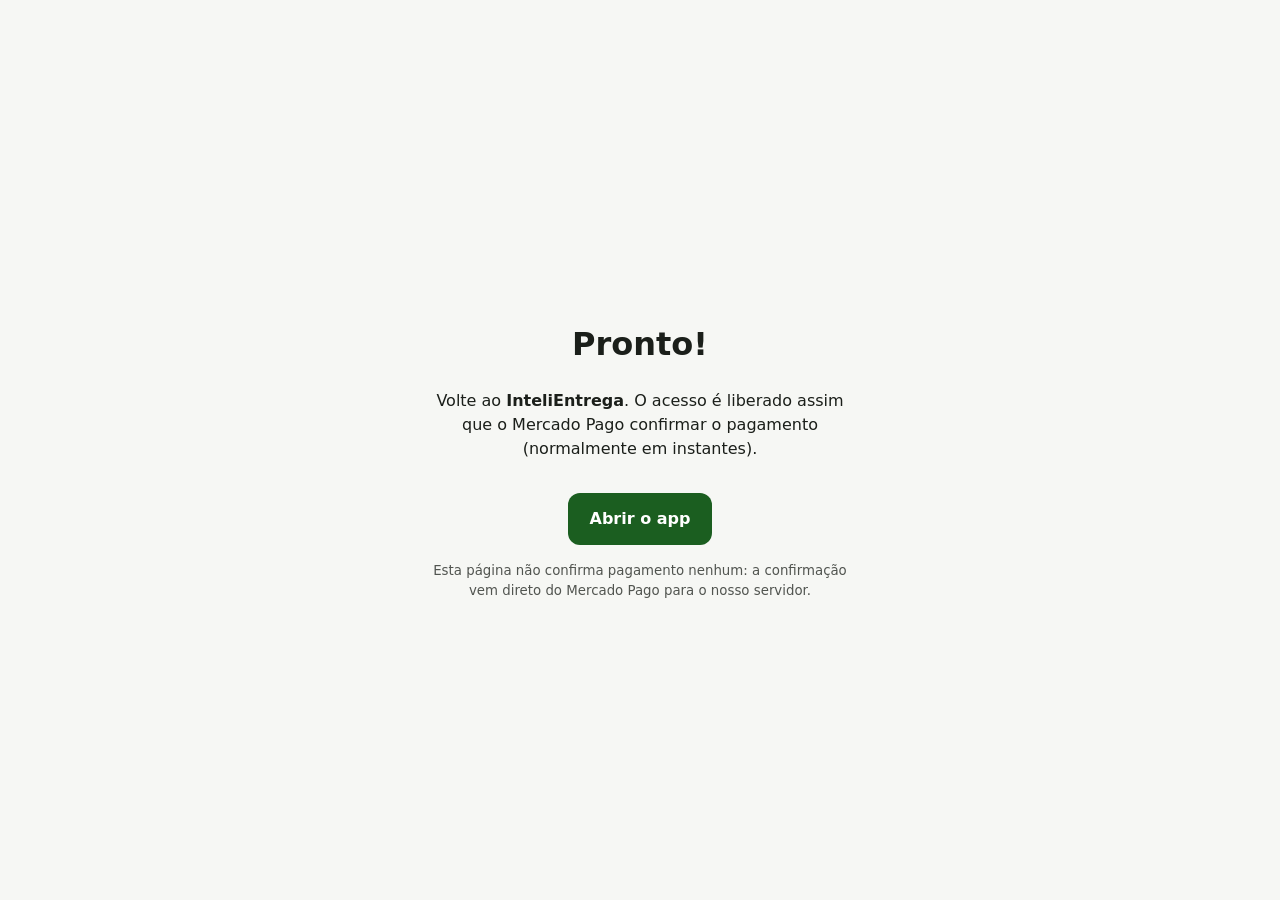
<file: backend/retorno/index.html>
<!doctype html>
<html lang="pt-BR">
<head>
<meta charset="utf-8">
<meta name="viewport" content="width=device-width, initial-scale=1">
<title>Voltar ao app</title>
<style>
  :root { color-scheme: light dark; --bg:#f6f7f4; --fg:#1b1f1a; --btn:#1B5E20; }
  @media (prefers-color-scheme: dark) { :root { --bg:#121512; --fg:#e8ece6; --btn:#2e7d32; } }
  body { margin:0; min-height:100vh; display:grid; place-items:center; background:var(--bg); color:var(--fg);
         font:16px/1.5 system-ui, sans-serif; padding:16px; box-sizing:border-box; }
  main { max-width:420px; text-align:center; }
  a.btn { display:inline-block; margin-top:16px; padding:14px 22px; border-radius:12px; background:var(--btn);
          color:#fff; text-decoration:none; font-weight:600; }
  small { display:block; margin-top:16px; opacity:.75; }
</style>
</head>
<body>
<main>
  <h1>Pronto!</h1>
  <p>Volte ao <strong>InteliEntrega</strong>. O acesso é liberado assim que o Mercado Pago confirmar o pagamento (normalmente em instantes).</p>
  <a class="btn" href="intelientrega://assinatura">Abrir o app</a>
  <small>Esta página não confirma pagamento nenhum: a confirmação vem direto do Mercado Pago para o nosso servidor.</small>
</main>
</body>
</html>
</file>
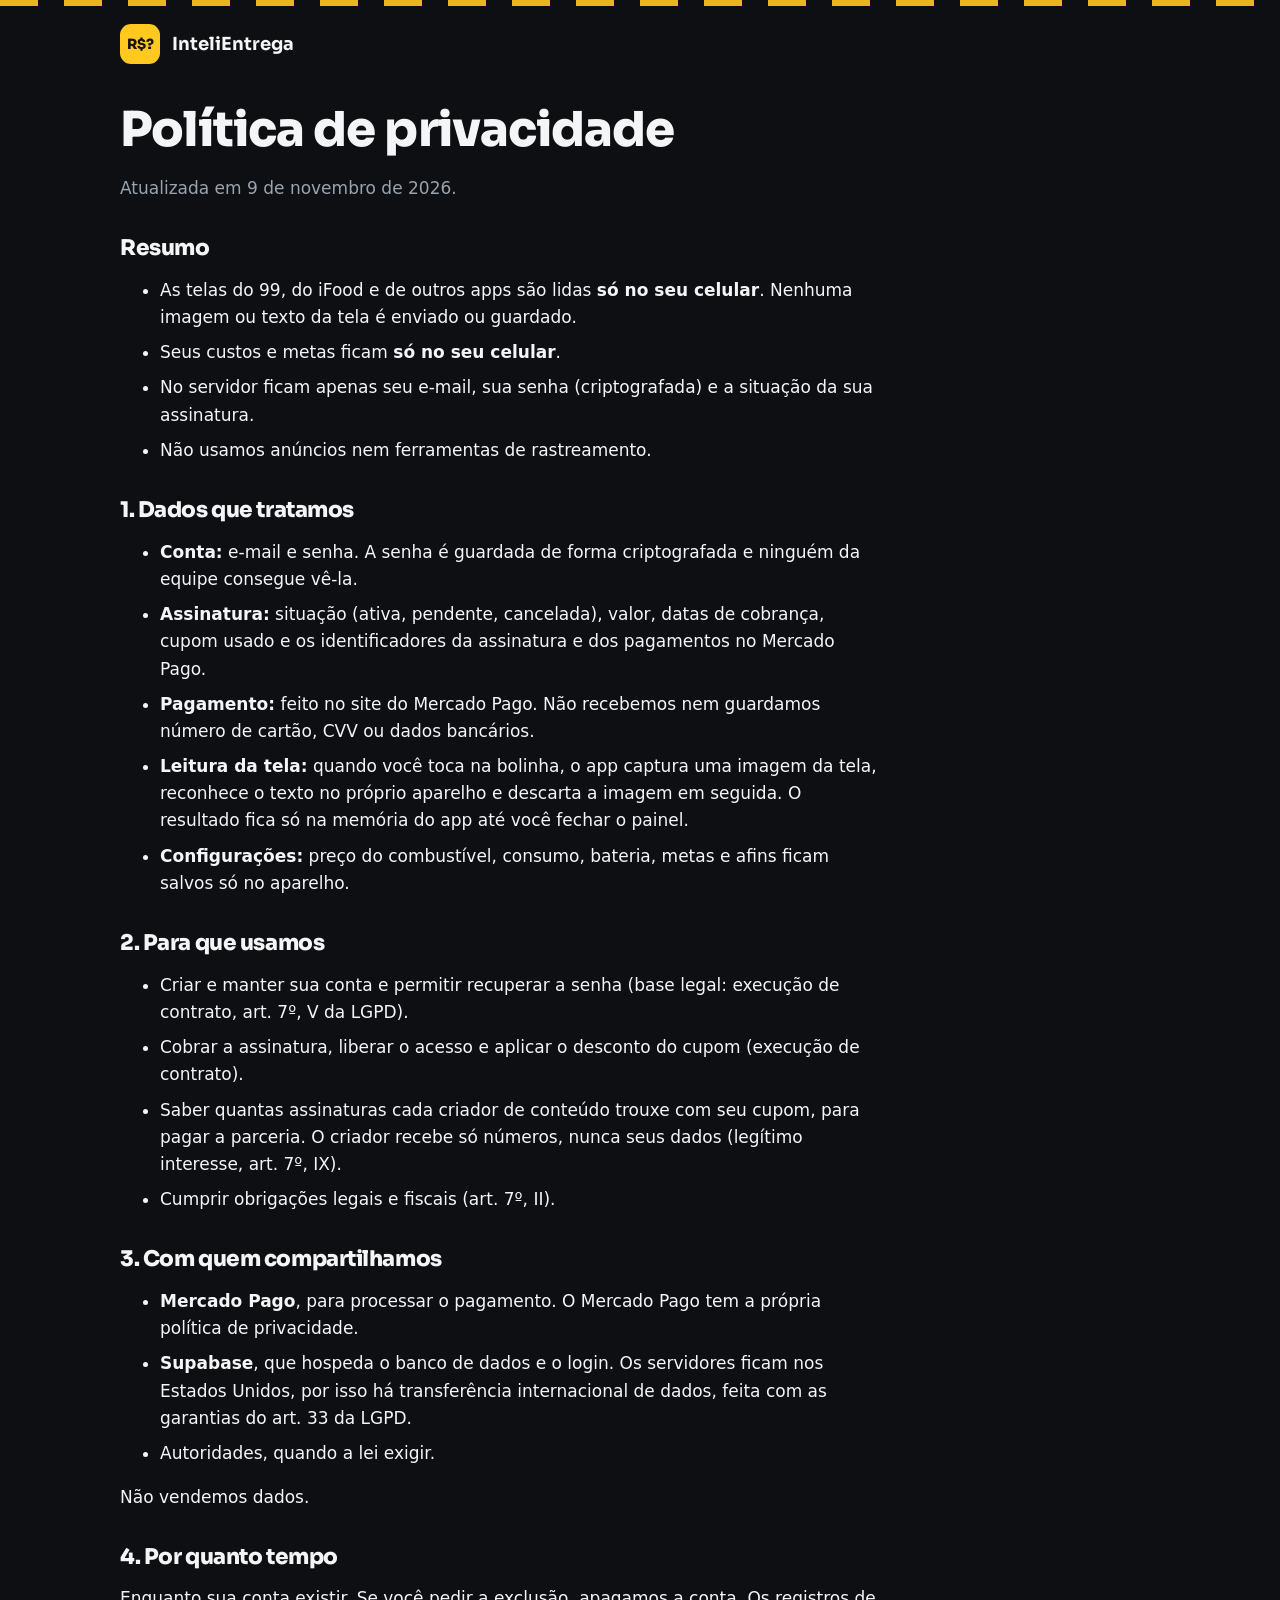
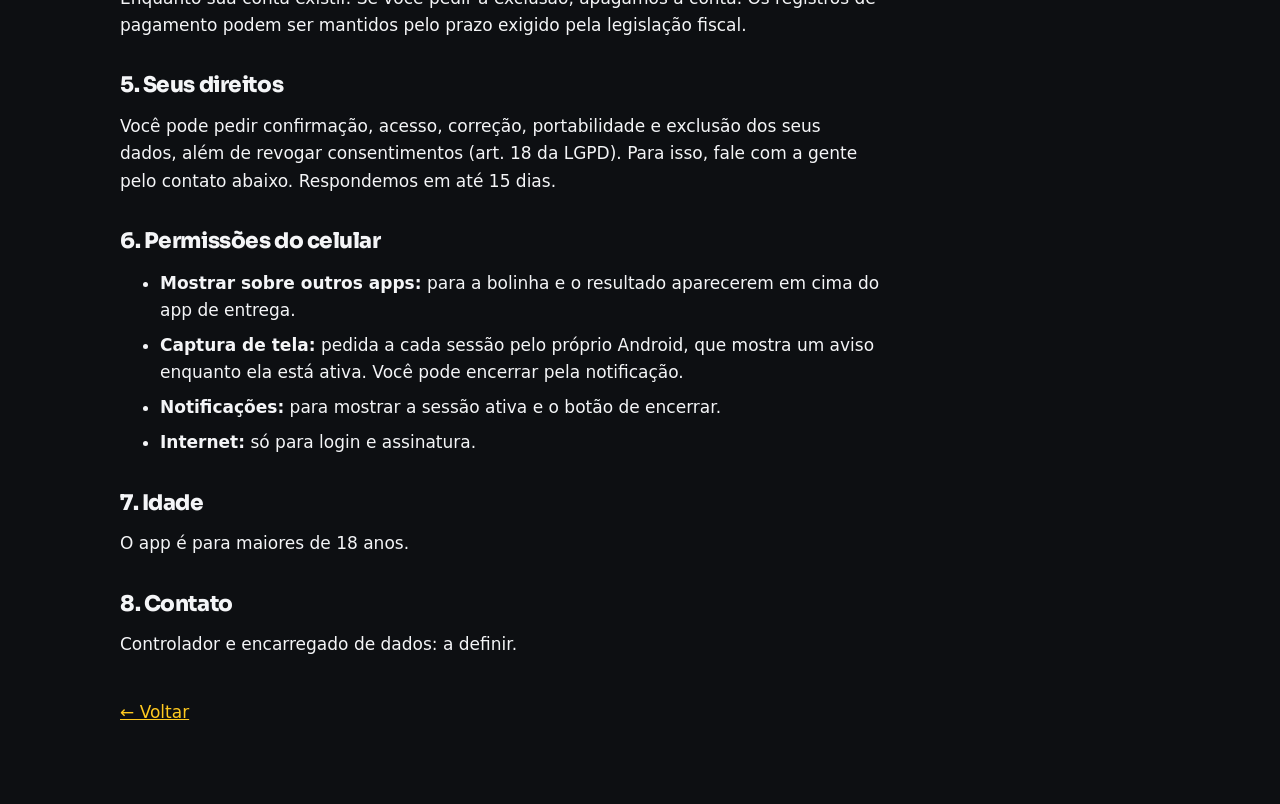
<file: site/privacidade.html>
<!doctype html>
<html lang="pt-BR">
<head>
<meta charset="utf-8">
<meta name="viewport" content="width=device-width, initial-scale=1">
<title>Privacidade · InteliEntrega</title>
<meta name="description" content="Quais dados o InteliEntrega usa, onde ficam e como pedir para apagar.">
<meta name="theme-color" content="#0d0f12">
<link rel="stylesheet" href="style.css">
</head>
<body>
<div class="road" aria-hidden="true"></div>
<div class="wrap">
  <header class="top"><a class="mark" href="./" aria-label="Início" style="text-decoration:none">R$?</a><b>InteliEntrega</b></header>
  <main class="doc">
    <h1>Política de privacidade</h1>
    <p class="muted">Atualizada em 9 de novembro de 2026.</p>

    <h2>Resumo</h2>
    <ul>
      <li>As telas do 99, do iFood e de outros apps são lidas <b>só no seu celular</b>. Nenhuma imagem ou texto da tela é enviado ou guardado.</li>
      <li>Seus custos e metas ficam <b>só no seu celular</b>.</li>
      <li>No servidor ficam apenas seu e-mail, sua senha (criptografada) e a situação da sua assinatura.</li>
      <li>Não usamos anúncios nem ferramentas de rastreamento.</li>
    </ul>

    <h2>1. Dados que tratamos</h2>
    <ul>
      <li><b>Conta:</b> e-mail e senha. A senha é guardada de forma criptografada e ninguém da equipe consegue vê-la.</li>
      <li><b>Assinatura:</b> situação (ativa, pendente, cancelada), valor, datas de cobrança, cupom usado e os identificadores da assinatura e dos pagamentos no Mercado Pago.</li>
      <li><b>Pagamento:</b> feito no site do Mercado Pago. Não recebemos nem guardamos número de cartão, CVV ou dados bancários.</li>
      <li><b>Leitura da tela:</b> quando você toca na bolinha, o app captura uma imagem da tela, reconhece o texto no próprio aparelho e descarta a imagem em seguida. O resultado fica só na memória do app até você fechar o painel.</li>
      <li><b>Configurações:</b> preço do combustível, consumo, bateria, metas e afins ficam salvos só no aparelho.</li>
    </ul>

    <h2>2. Para que usamos</h2>
    <ul>
      <li>Criar e manter sua conta e permitir recuperar a senha (base legal: execução de contrato, art. 7º, V da LGPD).</li>
      <li>Cobrar a assinatura, liberar o acesso e aplicar o desconto do cupom (execução de contrato).</li>
      <li>Saber quantas assinaturas cada criador de conteúdo trouxe com seu cupom, para pagar a parceria. O criador recebe só números, nunca seus dados (legítimo interesse, art. 7º, IX).</li>
      <li>Cumprir obrigações legais e fiscais (art. 7º, II).</li>
    </ul>

    <h2>3. Com quem compartilhamos</h2>
    <ul>
      <li><b>Mercado Pago</b>, para processar o pagamento. O Mercado Pago tem a própria política de privacidade.</li>
      <li><b>Supabase</b>, que hospeda o banco de dados e o login. Os servidores ficam nos Estados Unidos, por isso há transferência internacional de dados, feita com as garantias do art. 33 da LGPD.</li>
      <li>Autoridades, quando a lei exigir.</li>
    </ul>
    <p>Não vendemos dados.</p>

    <h2>4. Por quanto tempo</h2>
    <p>Enquanto sua conta existir. Se você pedir a exclusão, apagamos a conta. Os registros de pagamento podem ser mantidos pelo prazo exigido pela legislação fiscal.</p>

    <h2>5. Seus direitos</h2>
    <p>Você pode pedir confirmação, acesso, correção, portabilidade e exclusão dos seus dados, além de revogar consentimentos (art. 18 da LGPD). Para isso, fale com a gente pelo contato abaixo. Respondemos em até 15 dias.</p>

    <h2>6. Permissões do celular</h2>
    <ul>
      <li><b>Mostrar sobre outros apps:</b> para a bolinha e o resultado aparecerem em cima do app de entrega.</li>
      <li><b>Captura de tela:</b> pedida a cada sessão pelo próprio Android, que mostra um aviso enquanto ela está ativa. Você pode encerrar pela notificação.</li>
      <li><b>Notificações:</b> para mostrar a sessão ativa e o botão de encerrar.</li>
      <li><b>Internet:</b> só para login e assinatura.</li>
    </ul>

    <h2>7. Idade</h2>
    <p>O app é para maiores de 18 anos.</p>

    <h2>8. Contato</h2>
    <p>Controlador e encarregado de dados: <span id="contato">a definir</span>.</p>

    <p style="margin-top:40px"><a href="./">← Voltar</a></p>
  </main>
</div>
</body>
</html>
</file>
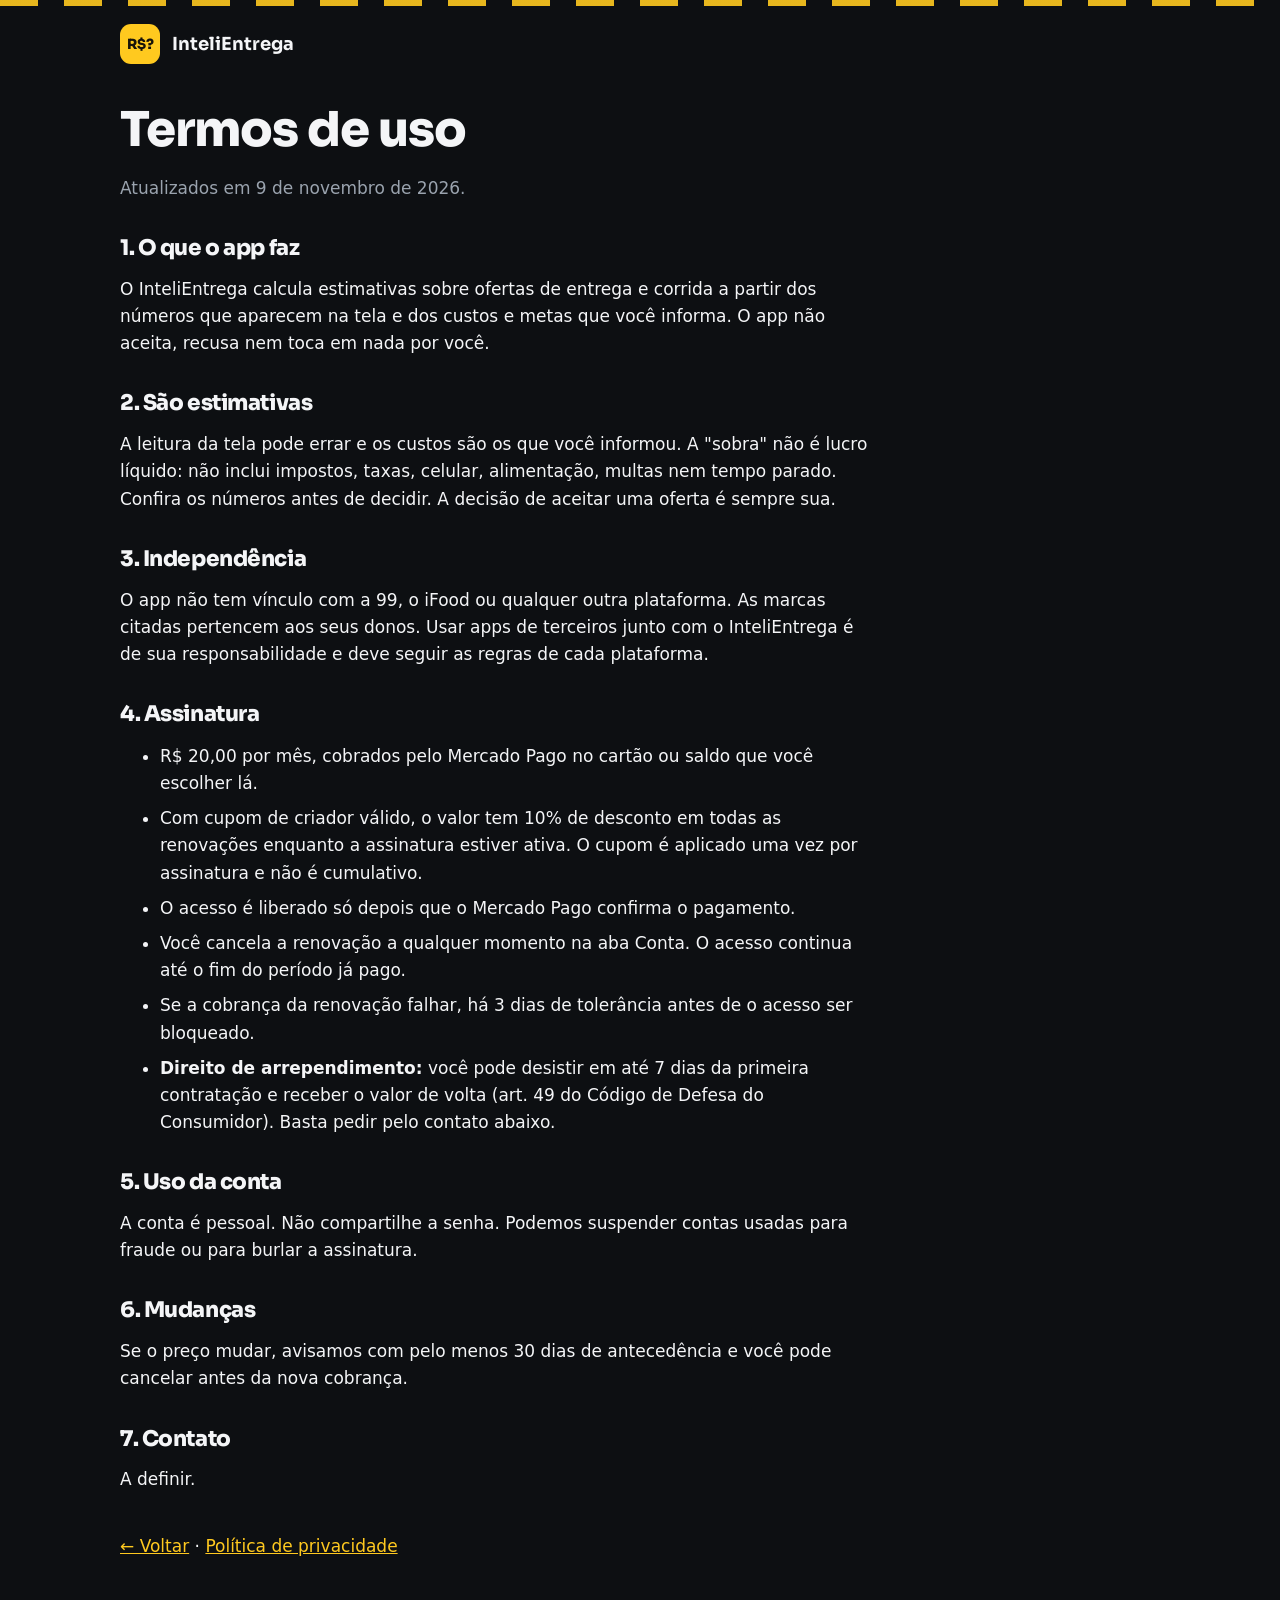
<file: site/termos.html>
<!doctype html>
<html lang="pt-BR">
<head>
<meta charset="utf-8">
<meta name="viewport" content="width=device-width, initial-scale=1">
<title>Termos de uso · InteliEntrega</title>
<meta name="description" content="Regras de uso e da assinatura do InteliEntrega.">
<meta name="theme-color" content="#0d0f12">
<link rel="stylesheet" href="style.css">
</head>
<body>
<div class="road" aria-hidden="true"></div>
<div class="wrap">
  <header class="top"><a class="mark" href="./" aria-label="Início" style="text-decoration:none">R$?</a><b>InteliEntrega</b></header>
  <main class="doc">
    <h1>Termos de uso</h1>
    <p class="muted">Atualizados em 9 de novembro de 2026.</p>

    <h2>1. O que o app faz</h2>
    <p>O InteliEntrega calcula estimativas sobre ofertas de entrega e corrida a partir dos números que aparecem na tela e dos custos e metas que você informa. O app não aceita, recusa nem toca em nada por você.</p>

    <h2>2. São estimativas</h2>
    <p>A leitura da tela pode errar e os custos são os que você informou. A "sobra" não é lucro líquido: não inclui impostos, taxas, celular, alimentação, multas nem tempo parado. Confira os números antes de decidir. A decisão de aceitar uma oferta é sempre sua.</p>

    <h2>3. Independência</h2>
    <p>O app não tem vínculo com a 99, o iFood ou qualquer outra plataforma. As marcas citadas pertencem aos seus donos. Usar apps de terceiros junto com o InteliEntrega é de sua responsabilidade e deve seguir as regras de cada plataforma.</p>

    <h2>4. Assinatura</h2>
    <ul>
      <li>R$ 20,00 por mês, cobrados pelo Mercado Pago no cartão ou saldo que você escolher lá.</li>
      <li>Com cupom de criador válido, o valor tem 10% de desconto em todas as renovações enquanto a assinatura estiver ativa. O cupom é aplicado uma vez por assinatura e não é cumulativo.</li>
      <li>O acesso é liberado só depois que o Mercado Pago confirma o pagamento.</li>
      <li>Você cancela a renovação a qualquer momento na aba Conta. O acesso continua até o fim do período já pago.</li>
      <li>Se a cobrança da renovação falhar, há 3 dias de tolerância antes de o acesso ser bloqueado.</li>
      <li><b>Direito de arrependimento:</b> você pode desistir em até 7 dias da primeira contratação e receber o valor de volta (art. 49 do Código de Defesa do Consumidor). Basta pedir pelo contato abaixo.</li>
    </ul>

    <h2>5. Uso da conta</h2>
    <p>A conta é pessoal. Não compartilhe a senha. Podemos suspender contas usadas para fraude ou para burlar a assinatura.</p>

    <h2>6. Mudanças</h2>
    <p>Se o preço mudar, avisamos com pelo menos 30 dias de antecedência e você pode cancelar antes da nova cobrança.</p>

    <h2>7. Contato</h2>
    <p><span id="contato">A definir</span>.</p>

    <p style="margin-top:40px"><a href="./">← Voltar</a> · <a href="privacidade.html">Política de privacidade</a></p>
  </main>
</div>
</body>
</html>
</file>
<file: site/style.css>
@font-face { font-family: "Sora"; src: url("fonts/sora_bold.ttf") format("truetype"); font-weight: 700; font-display: swap; }
@font-face { font-family: "Sora"; src: url("fonts/sora_extrabold.ttf") format("truetype"); font-weight: 800; font-display: swap; }

:root {
  --bg: #0d0f12;
  --surface: #16191e;
  --surface-2: #1f232a;
  --line: #2c313a;
  --text: #f4f5f7;
  --muted: #9aa3ae;
  --yellow: #ffc91f;
  --on-yellow: #17130a;
  --good: #22c55e;
  --mid: #ff9f0a;
  --bad: #ff453a;
  --radius: 14px;
  --wrap: 1080px;
  color-scheme: dark;
}

* { box-sizing: border-box; }
html { -webkit-text-size-adjust: 100%; }
body {
  margin: 0; background: var(--bg); color: var(--text);
  font: 17px/1.6 system-ui, -apple-system, "Segoe UI", Roboto, sans-serif;
}
img { max-width: 100%; display: block; }
a { color: var(--yellow); }
a:focus-visible, button:focus-visible, summary:focus-visible { outline: 3px solid var(--yellow); outline-offset: 3px; border-radius: 6px; }

h1, h2, h3, .num { font-family: "Sora", system-ui, sans-serif; letter-spacing: -0.02em; }
h1 { font-size: clamp(2.4rem, 7vw, 4.6rem); line-height: 1.02; font-weight: 800; margin: 0 0 20px; }
h2 { font-size: clamp(1.7rem, 4vw, 2.5rem); line-height: 1.1; font-weight: 800; margin: 0 0 16px; }
h3 { font-size: 1.15rem; font-weight: 700; margin: 0 0 6px; }
p { margin: 0 0 14px; }
.muted { color: var(--muted); }
.wrap { max-width: var(--wrap); margin: 0 auto; padding: 0 20px; }

/* Faixa tracejada de estrada: o elemento da marca */
.road { height: 6px; background: repeating-linear-gradient(90deg, var(--yellow) 0 38px, transparent 38px 64px); opacity: .9; }

header.top { display: flex; align-items: center; gap: 12px; padding: 18px 0; }
.mark {
  width: 40px; height: 40px; border-radius: 11px; background: var(--yellow); color: var(--on-yellow);
  display: grid; place-items: center; font: 800 14px "Sora", sans-serif;
}
header.top b { font: 700 18px "Sora", sans-serif; }
header.top nav { margin-left: auto; display: flex; gap: 18px; font-size: 15px; }
header.top nav a { color: var(--muted); text-decoration: none; }
header.top nav a:hover { color: var(--text); }

/* Hero assimétrico: texto à esquerda, tela do app à direita, saindo da grade */
.hero { display: grid; grid-template-columns: 1.15fr .85fr; gap: 40px; align-items: center; padding: 40px 0 64px; }
.hero h1 em { font-style: normal; color: var(--yellow); }
.hero .lead { font-size: 1.15rem; color: var(--muted); max-width: 34ch; }
.phone {
  border: 1px solid var(--line); border-radius: 30px; overflow: hidden; background: #000;
  box-shadow: 0 30px 80px rgba(0,0,0,.55); max-width: 340px; justify-self: end; transform: rotate(2deg);
}
.cta-row { display: flex; flex-wrap: wrap; gap: 12px; align-items: center; margin-top: 26px; }
.btn {
  display: inline-flex; align-items: center; gap: 10px; background: var(--yellow); color: var(--on-yellow);
  font: 700 17px "Sora", sans-serif; padding: 16px 24px; border-radius: var(--radius); text-decoration: none;
  transition: transform .15s ease, box-shadow .15s ease;
}
.btn:hover { transform: translateY(-2px); box-shadow: 0 10px 28px rgba(255,201,31,.25); }
.btn svg { width: 20px; height: 20px; }
.small { font-size: 14px; color: var(--muted); }

/* Faixa de números: exemplo real de conta */
.calc { background: var(--surface); border-block: 1px solid var(--line); padding: 56px 0; }
.calc-grid { display: grid; grid-template-columns: .9fr 1.1fr; gap: 48px; align-items: start; }
.offer { font: 800 clamp(2.6rem, 8vw, 4rem) "Sora", sans-serif; line-height: 1; }
.offer small { display: block; font: 400 16px system-ui, sans-serif; color: var(--muted); margin-top: 10px; }
.metrics { display: grid; grid-template-columns: repeat(4, 1fr); gap: 8px; margin: 22px 0 14px; }
.metric { background: var(--surface-2); border-radius: 12px; padding: 10px 10px 10px 14px; border-left: 4px solid var(--muted); }
.metric span { display: block; font-size: 11px; letter-spacing: .06em; text-transform: uppercase; color: var(--muted); }
.metric b { font: 700 19px "Sora", sans-serif; }
.metric.good { border-color: var(--good); } .metric.good b { color: var(--good); }
.metric.mid { border-color: var(--mid); } .metric.mid b { color: var(--mid); }
.metric.bad { border-color: var(--bad); } .metric.bad b { color: var(--bad); }
.verdict { display: inline-block; background: var(--mid); color: #000; font: 800 15px "Sora", sans-serif; padding: 8px 14px; border-radius: 12px; }
.math { list-style: none; padding: 0; margin: 0; }
.math li { display: flex; justify-content: space-between; gap: 16px; padding: 11px 0; border-bottom: 1px dashed var(--line); }
.math li b { font-family: "Sora", sans-serif; white-space: nowrap; }
.math li.total { border-bottom: 0; color: var(--yellow); font-weight: 700; }

/* Passos ao longo de uma "estrada" vertical */
.steps { padding: 72px 0; }
.steps ol { list-style: none; margin: 32px 0 0; padding: 0 0 0 34px; position: relative; max-width: 720px; }
.steps ol::before {
  content: ""; position: absolute; left: 11px; top: 6px; bottom: 6px; width: 3px;
  background: repeating-linear-gradient(180deg, var(--yellow) 0 18px, transparent 18px 30px);
}
.steps li { position: relative; padding: 0 0 30px; }
.steps li::before {
  content: counter(list-item); position: absolute; left: -34px; top: 0; width: 26px; height: 26px; border-radius: 50%;
  background: var(--bg); border: 2px solid var(--yellow); color: var(--yellow); display: grid; place-items: center;
  font: 800 13px "Sora", sans-serif;
}
.shots { display: grid; grid-template-columns: repeat(3, 1fr); gap: 18px; margin-top: 40px; }
.shots figure { margin: 0; }
.shots img { border-radius: 22px; border: 1px solid var(--line); }
.shots figcaption { font-size: 14px; color: var(--muted); margin-top: 10px; }

/* Instalação */
.install { background: var(--surface); border-top: 1px solid var(--line); padding: 64px 0; }
.install-grid { display: grid; grid-template-columns: 1fr 1fr; gap: 40px; }
.install ol { padding-left: 22px; margin: 0; }
.install li { margin-bottom: 12px; }
.note { border-left: 4px solid var(--mid); background: var(--surface-2); padding: 14px 16px; border-radius: 0 12px 12px 0; margin-top: 18px; font-size: 15px; }
.hash { font: 12px ui-monospace, Menlo, monospace; color: var(--muted); word-break: break-all; }

/* Preço */
.price { padding: 64px 0; display: grid; grid-template-columns: 1fr auto; gap: 30px; align-items: end; border-bottom: 1px solid var(--line); }
.price .num { font-size: clamp(3rem, 9vw, 5.5rem); font-weight: 800; line-height: 1; }
.price .num small { font: 400 20px system-ui, sans-serif; color: var(--muted); }

/* Perguntas */
.faq { padding: 64px 0; max-width: 760px; }
details { border-bottom: 1px solid var(--line); padding: 16px 0; }
summary { cursor: pointer; font-weight: 600; list-style: none; display: flex; justify-content: space-between; gap: 12px; }
summary::-webkit-details-marker { display: none; }
summary::after { content: "+"; color: var(--yellow); font: 700 22px "Sora", sans-serif; line-height: 1; }
details[open] summary::after { content: "–"; }
details p { color: var(--muted); margin: 10px 0 0; }

footer { padding: 40px 0 56px; color: var(--muted); font-size: 14px; }
footer a { color: var(--muted); }

/* Páginas de texto (privacidade, termos) */
.doc { max-width: 760px; padding: 24px 0 64px; }
.doc h1 { font-size: clamp(2rem, 5vw, 3rem); }
.doc h2 { font-size: 1.35rem; margin-top: 34px; }
.doc li { margin-bottom: 8px; }

@media (max-width: 820px) {
  .hero, .calc-grid, .install-grid, .price { grid-template-columns: 1fr; }
  .phone { justify-self: center; transform: none; max-width: 300px; }
  .shots { grid-template-columns: 1fr 1fr; }
  .metrics { grid-template-columns: repeat(2, 1fr); }
  header.top nav { display: none; }
}
@media (max-width: 480px) { .shots { grid-template-columns: 1fr; } .shots figure:nth-child(n+2) { display: none; } }
@media (prefers-reduced-motion: reduce) { .btn { transition: none; } .btn:hover { transform: none; } }

/* Itens de grade podem encolher abaixo do conteúdo (evita rolagem lateral no celular). */
.hero > *, .calc-grid > *, .install-grid > *, .price > * { min-width: 0; }
.math li span { flex: 1; min-width: 0; }
@media (max-width: 480px) {
  .math li { flex-wrap: wrap; gap: 2px 12px; }
  .math li b { margin-left: auto; }
  h1 { font-size: 2.3rem; }
}

/* Faixa do cupom (link de criador) */
.cupom { background: var(--yellow); color: var(--on-yellow); }
.cupom-in { display: flex; align-items: center; justify-content: space-between; gap: 12px 20px; flex-wrap: wrap; padding-block: 12px; }
.cupom p { margin: 0; font-size: 15px; }
.cupom .code { font-family: "Sora", sans-serif; letter-spacing: .04em; background: var(--on-yellow); color: var(--yellow); padding: 1px 8px; border-radius: 6px; }
.cupom .btn-sec { border-color: var(--on-yellow); color: var(--on-yellow); }

.btn-sec {
  display: inline-flex; align-items: center; background: transparent; color: var(--text); cursor: pointer;
  border: 1.5px solid var(--line); border-radius: var(--radius); padding: 11px 18px; font: 700 15px "Sora", sans-serif; text-decoration: none;
}
.btn-sec:hover { border-color: var(--yellow); }

/* QR só para quem está no computador */
.qr { display: flex; align-items: center; gap: 16px; margin-top: 28px; max-width: 360px; }
.qr img { width: 112px; height: 112px; border-radius: 10px; flex: none; }
.qr p { margin: 0; }
@media (max-width: 820px), (pointer: coarse) { .qr { display: none; } }

.share { margin-top: 28px; padding-top: 22px; border-top: 1px dashed var(--line); }
.share p { margin: 0; }
</file>
